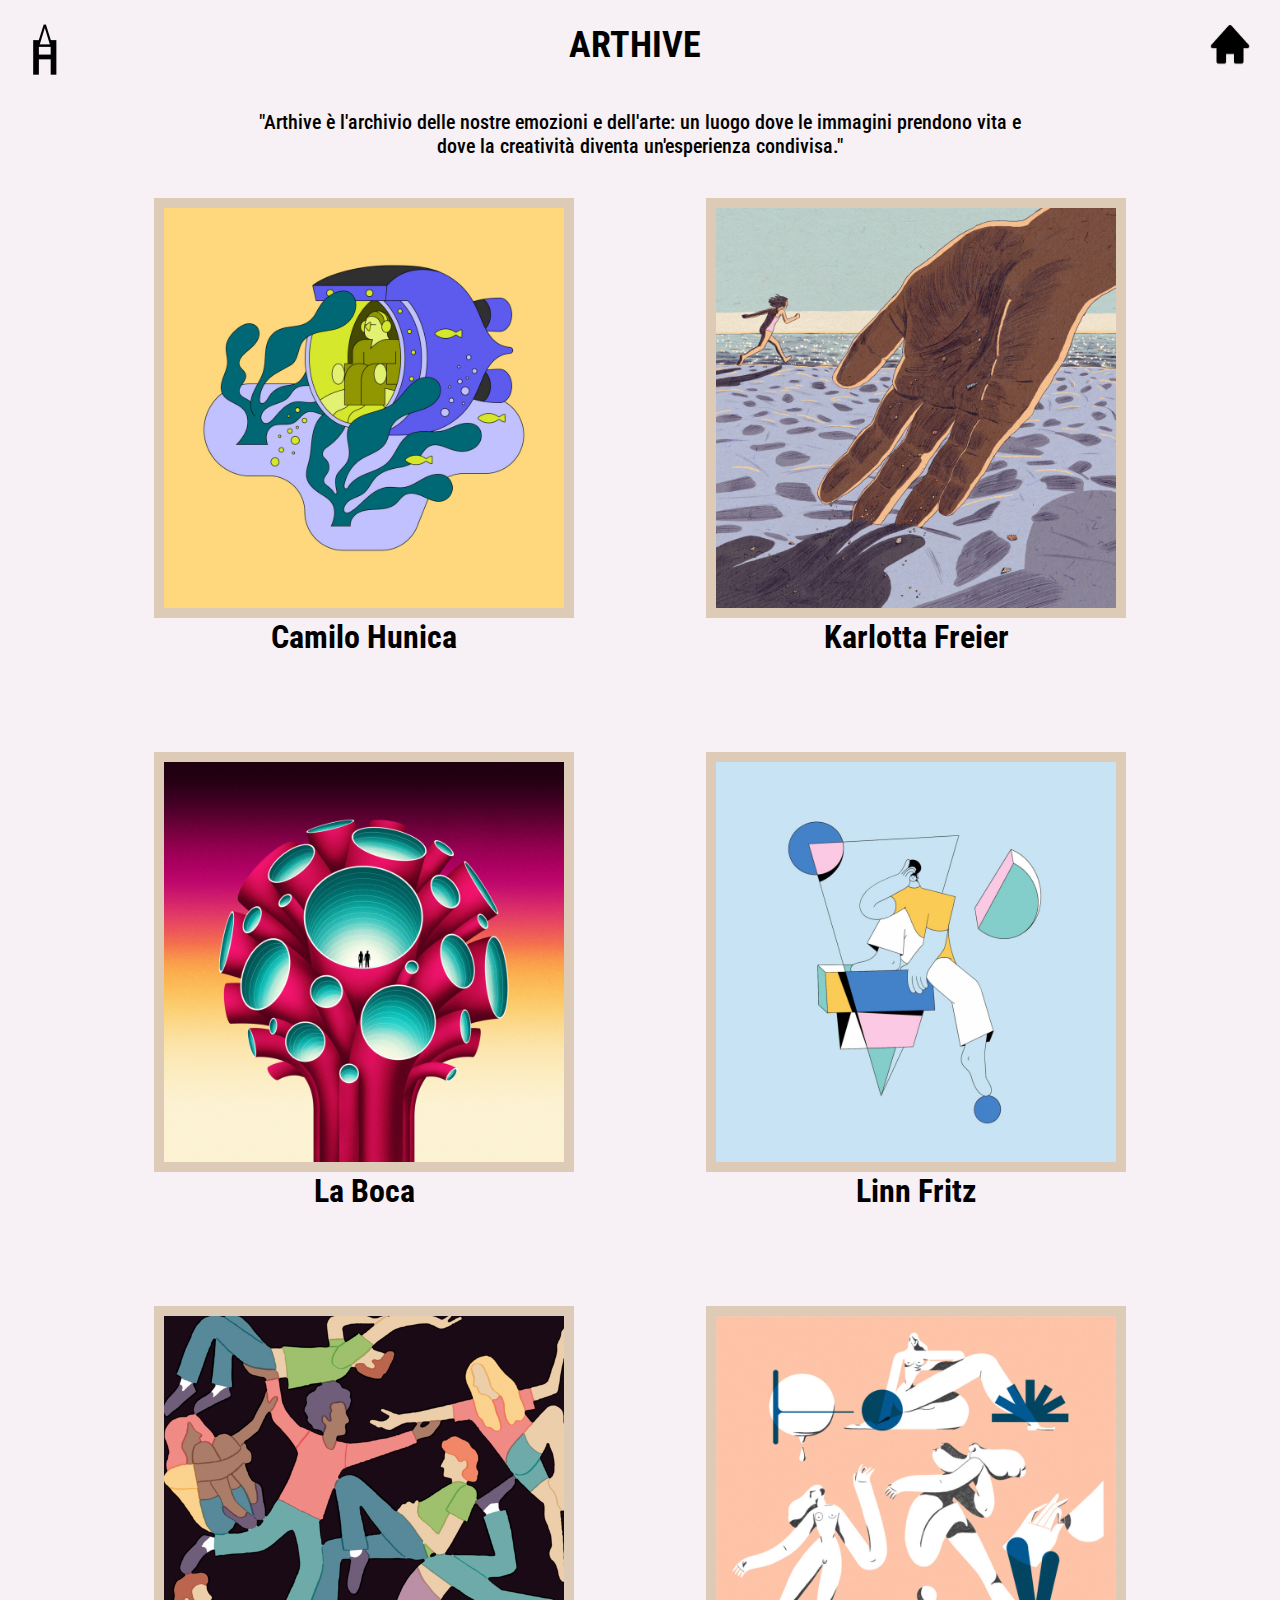
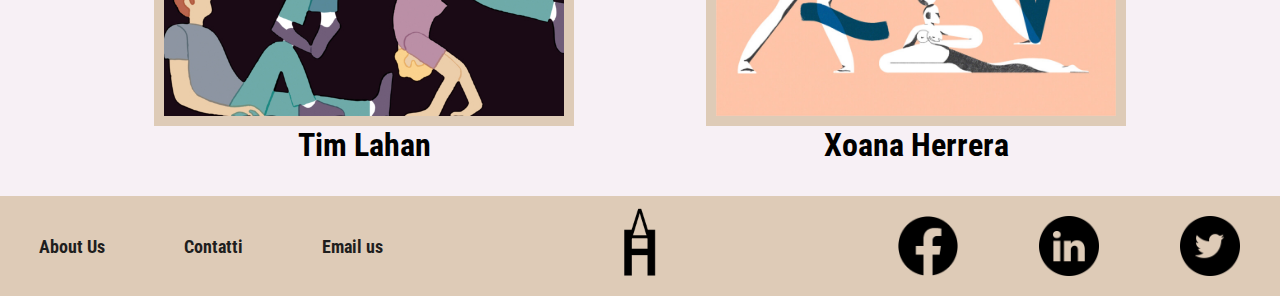
<file: index.html>
<!DOCTYPE html>
<html lang="en">
<head>
    <meta charset="UTF-8">
    <meta http-equiv="X-UA-Compatible" content="IE=edge">
    <meta name="viewport" content="width=device-width, initial-scale=1.0">
    <link rel="stylesheet" href="style.css">
    <link rel="preconnect" href="https://fonts.googleapis.com">
    <link rel="preconnect" href="https://fonts.gstatic.com" crossorigin>
    <link href="https://fonts.googleapis.com/css2?family=Roboto+Condensed:wght@300;400;700&display=swap" rel="stylesheet">
    
    <title>ArtHive</title>

</head>
<body>
    <header>
      <div class="nav-bar"> 
        <img class="logo" src="./img/logo.png" alt="logo">
        <h1>ARTHIVE</h1>
        <img href="./index.html" class="menu" src="./img/menu.png" alt="menu">
    </div>
    </header>
    <section class="title">
        <h3> "Arthive è l'archivio delle nostre emozioni e dell'arte: un luogo dove le immagini prendono vita e dove la creatività diventa un'esperienza condivisa."</h3>
    </section>
    <main>
        <div class="container">

        <div class="card">
            <img class="img-card" src="./img/Camilo Hunica/Camilo_Huinca_home.jpg" alt="Camilo Hunica illustration">
            <a href="./artisti/camilohunica.html"><p>Camilo Hunica</p></a>
        </div>

        <div class="card">
            <img class="img-card" src="./img/karlotta freier/Karlotta_Freier_home.jpg" alt="karlotta freier illustration">
            <a href="./artisti/karlottafreier.html"><p>Karlotta Freier</p></a>
        </div>

        <div class="card">
            <img class="img-card" src="./img/la boca/La_Boca_DNA_home.jpg" alt="La Boca illustration">
           <a href="./artisti/laboca.html"><p>La Boca</p></a>
        </div>

        <div class="card">
            <img class="img-card" src="./img/linn fritz/Linn_Fritz_home.jpg" alt="Linn Fritz illustration">
              <a href="./artisti/linnfritz.html"><p>Linn Fritz</p></a>  
        </div>

            <div class="card">
                <img class="img-card" src="./img/Tim Lahan/Tim-Lahan_home.jpg" alt="Tim Lahan illustration">
                <a href="./artisti/timlahan.html"><p>Tim Lahan</p></a>
            </div>

            <div class="card">
                <img class="img-card" src="./img/xoana herrera/AP_Xoana_Herrera_home.jpg" alt="Xoana Herrera illustration">
                <a href="./artisti/xoanaherrera.html"><p>Xoana Herrera</p></a>
            </div>
        </div>
    </main>
    <footer>
        <div class="about">
            <a href="./aboutus.html">About Us</a>
            <a>Contatti</a>
            <a>Email us</a>
        </div>
        <img src="./img/logo.png" alt="logo">
        <div class="icon">
            <img class="logo-social" src="./img/social/facebook.png" alt="facebook">
            <img class="logo-social" src="./img/social/linkedin.png" alt="linkedin">
            <img class="logo-social" src="./img/social/twitter.png" alt="twitter">    
        </div>
    </footer>
</body>
</html>
</file>
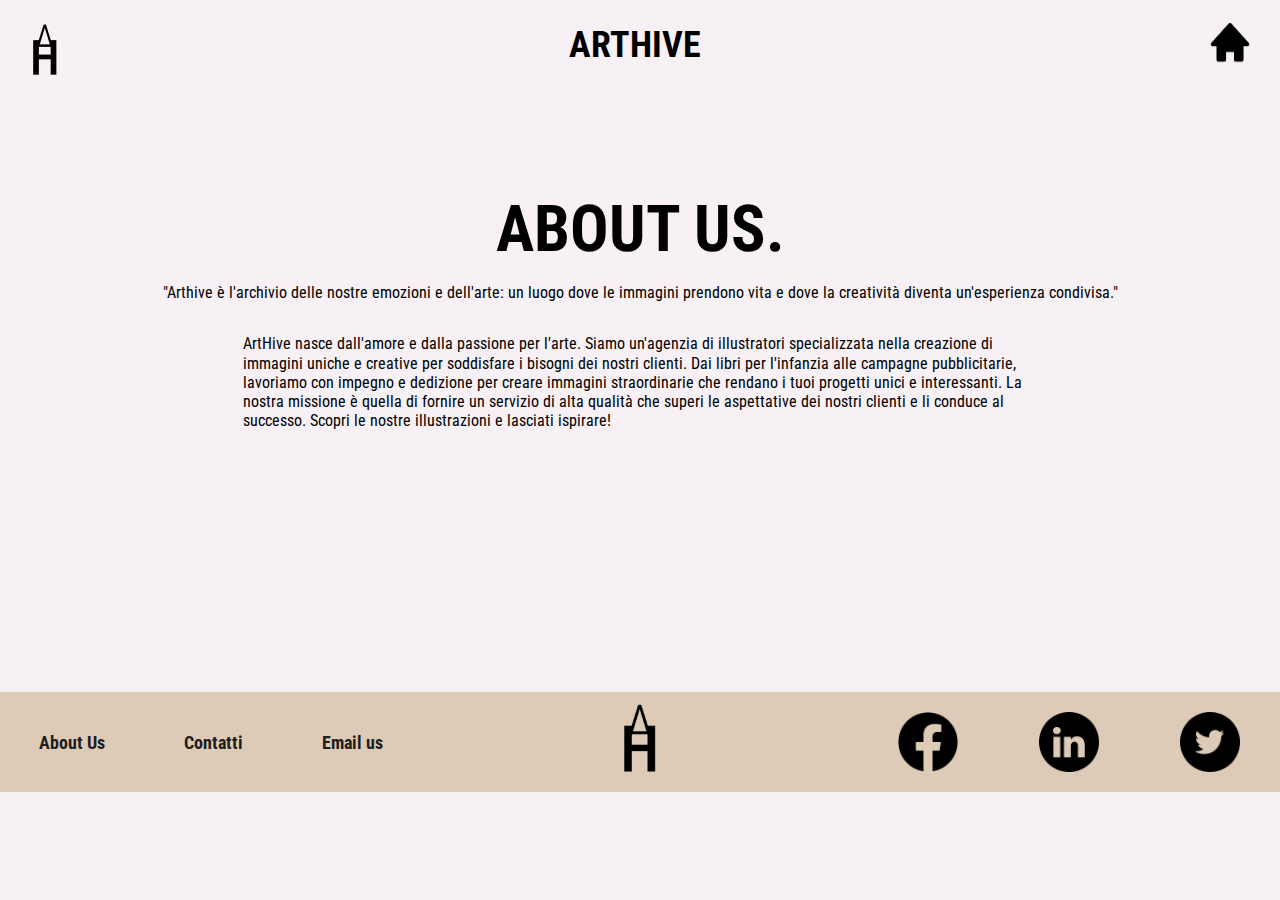
<file: aboutus.html>
<!DOCTYPE html>
<html lang="en">
<head>
    <meta charset="UTF-8">
    <meta http-equiv="X-UA-Compatible" content="IE=edge">
    <meta name="viewport" content="width=device-width, initial-scale=1.0">
    <link rel="stylesheet" href="style.css">
    <link rel="preconnect" href="https://fonts.googleapis.com">
    <link rel="preconnect" href="https://fonts.gstatic.com" crossorigin>
    <link href="https://fonts.googleapis.com/css2?family=Roboto+Condensed:wght@300;400;700&display=swap" rel="stylesheet">
    
    <title>About us</title>

</head>
<body>
    <header>
      <div class="nav-bar"> 
        <img class="logo" src="./img/logo.png" alt="logo">
        <h1>ARTHIVE</h1>
        <a href="./index.html"><img class="menu" src="./img/menu.png" alt="menu"></a>
    </div>
    </header>
    <main class="about-us">
      <h1>ABOUT US.</h1>
      <p>"Arthive è l'archivio delle nostre emozioni e dell'arte: un luogo dove le immagini prendono vita e dove la creatività diventa un'esperienza condivisa."</p>
      <p class="info">ArtHive nasce dall'amore e dalla passione per l'arte. Siamo un'agenzia di illustratori specializzata nella creazione di immagini uniche e creative per soddisfare i bisogni dei nostri clienti. Dai libri per l'infanzia alle campagne pubblicitarie, lavoriamo con impegno e dedizione per creare immagini straordinarie che rendano i tuoi progetti unici e interessanti. La nostra missione è quella di fornire un servizio di alta qualità che superi le aspettative dei nostri clienti e li conduce al successo. Scopri le nostre illustrazioni e lasciati ispirare!</p>
    </main>
    
    <footer>
      <div class="about">
          <a href="">About Us</a>
          <a>Contatti</a>
          <a>Email us</a>
      </div>
      <img src="./img/logo.png" alt="logo">
      <div class="icon">
          <img class="logo-social" src="./img/social/facebook.png" alt="facebook">
          <img class="logo-social" src="./img/social/linkedin.png" alt="linkedin">
          <img class="logo-social" src="./img/social/twitter.png" alt="twitter">    
      </div>
  </footer>
      
</body>
</file>
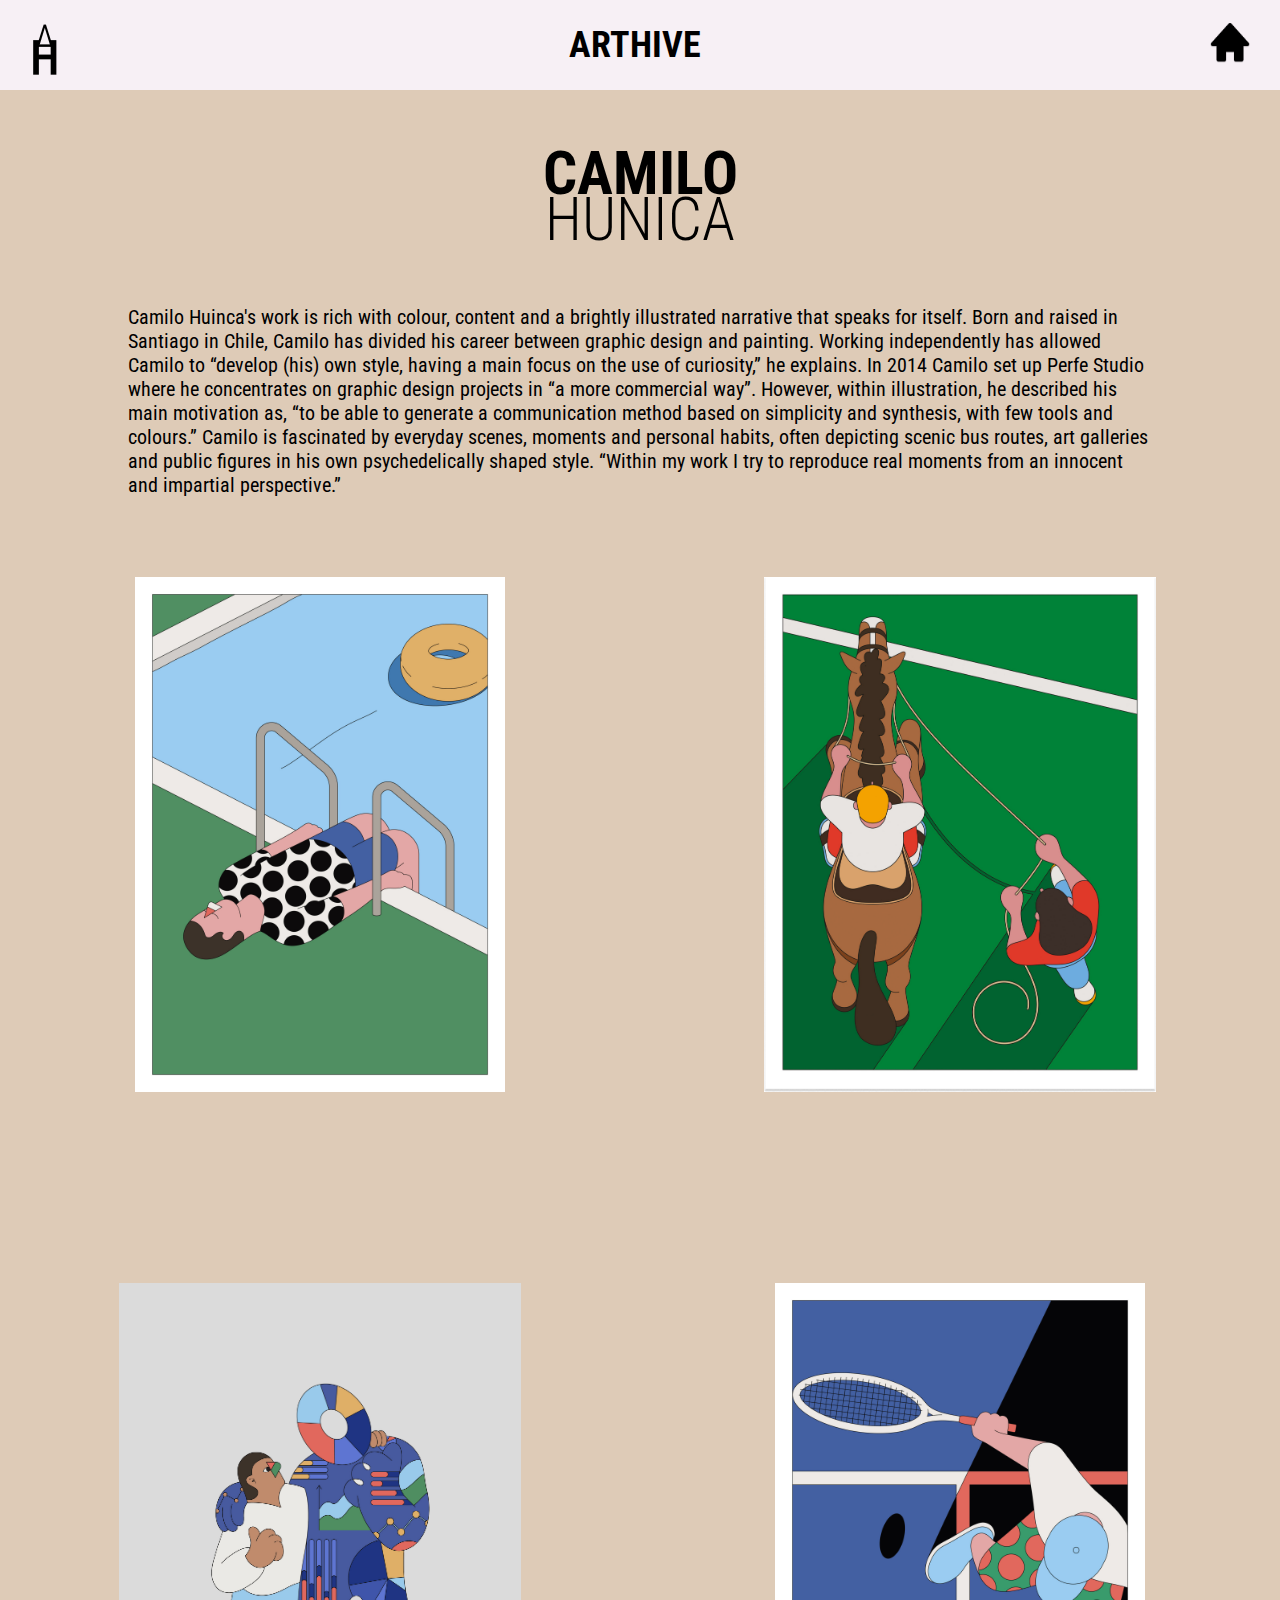
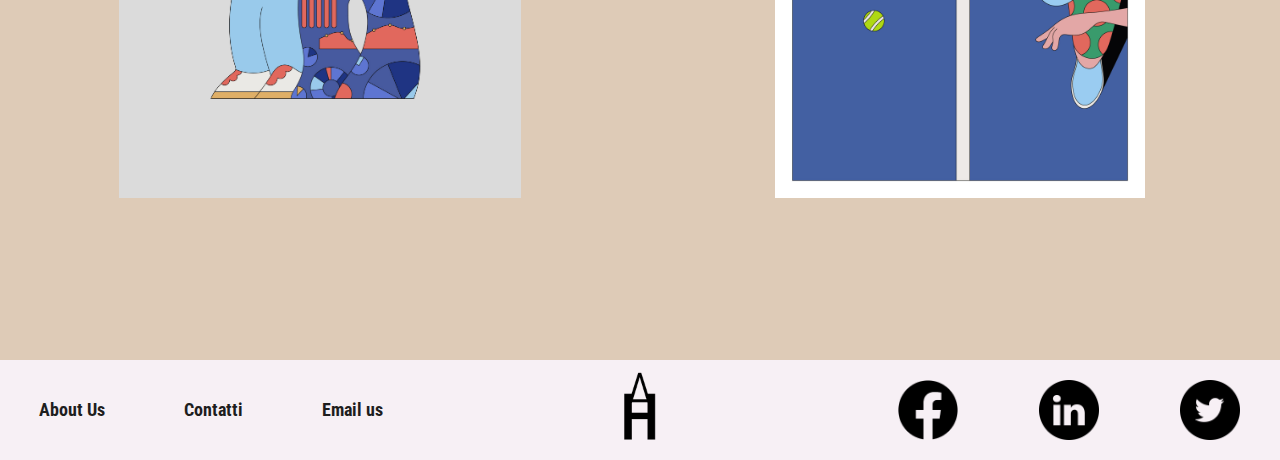
<file: artisti/camilohunica.html>
<!DOCTYPE html>
<html lang="en">
<head>
    <meta charset="UTF-8">
    <meta http-equiv="X-UA-Compatible" content="IE=edge">
    <meta name="viewport" content="width=device-width, initial-scale=1.0">
    <title>Camilo Hunica</title>
    <link rel="stylesheet" href="style_artisti.css">
    <link rel="preconnect" href="https://fonts.googleapis.com">
    <link rel="preconnect" href="https://fonts.gstatic.com" crossorigin>
    <link href="https://fonts.googleapis.com/css2?family=Roboto+Condensed:wght@300;400;700&display=swap" rel="stylesheet">
    
</head>
<body>
    <header>
        <div class="nav-bar"> 
          <img class="logo" src="../img/logo.png" alt="logo">
          <h1>ARTHIVE</h1>
          <a href="../index.html"><img class="menu" src="../img/menu.png" alt="menu"></a>
      </div>
      </header>
      <main>
        <h1>CAMILO</h1>
        <h2>HUNICA</h2>
        <p>Camilo Huinca's work is rich with colour, content and a brightly illustrated narrative that speaks for itself. Born and raised in Santiago in Chile, Camilo has divided his career between graphic design and painting. Working independently has allowed Camilo to “develop (his) own style, having a main focus on the use of curiosity,” he explains. In 2014 Camilo set up Perfe Studio where he concentrates on graphic design projects in “a more commercial way”. However, within illustration, he described his main motivation as, “to be able to generate a communication method based on simplicity and synthesis, with few tools and colours.”    Camilo is fascinated by everyday scenes, moments and personal habits, often depicting scenic bus routes, art galleries and public figures in his own psychedelically shaped style. “Within my work I try to reproduce real moments from an innocent and impartial perspective.”</p>
    <div class="grid"> 
        <img src="../img/Camilo Hunica/AP_Camilo_Huinca_Tired-Swimmer_2x-scaled.jpg" alt="">
        <img src="../img/Camilo Hunica/AP_Camilo_Huinca_THE-NEW-YORKER_2x-scaled (1).jpg" alt="">
        <img src="../img/Camilo Hunica/AP_Camilo_Huinca_The-Atlantic-03_2x.jpg" alt="">
        <img src="../img/Camilo Hunica/AP_Camilo_Huinca_Match-Point_2x-scaled.jpg" alt="">
    </div>  
    </main>
      <footer>
        <div class="about">
            <a href="../aboutus.html">About Us</a>
            <a>Contatti</a>
            <a>Email us</a>
        </div>
        <img src="../img/logo.png" alt="logo">
        <div class="icon">
            <img class="logo-social" src="../img/social/facebook.png" alt="facebook">
            <img class="logo-social" src="../img/social/linkedin.png" alt="linkedin">
            <img class="logo-social" src="../img/social/twitter.png" alt="twitter">    
        </div>
    </footer>
</body>
</html>
</file>
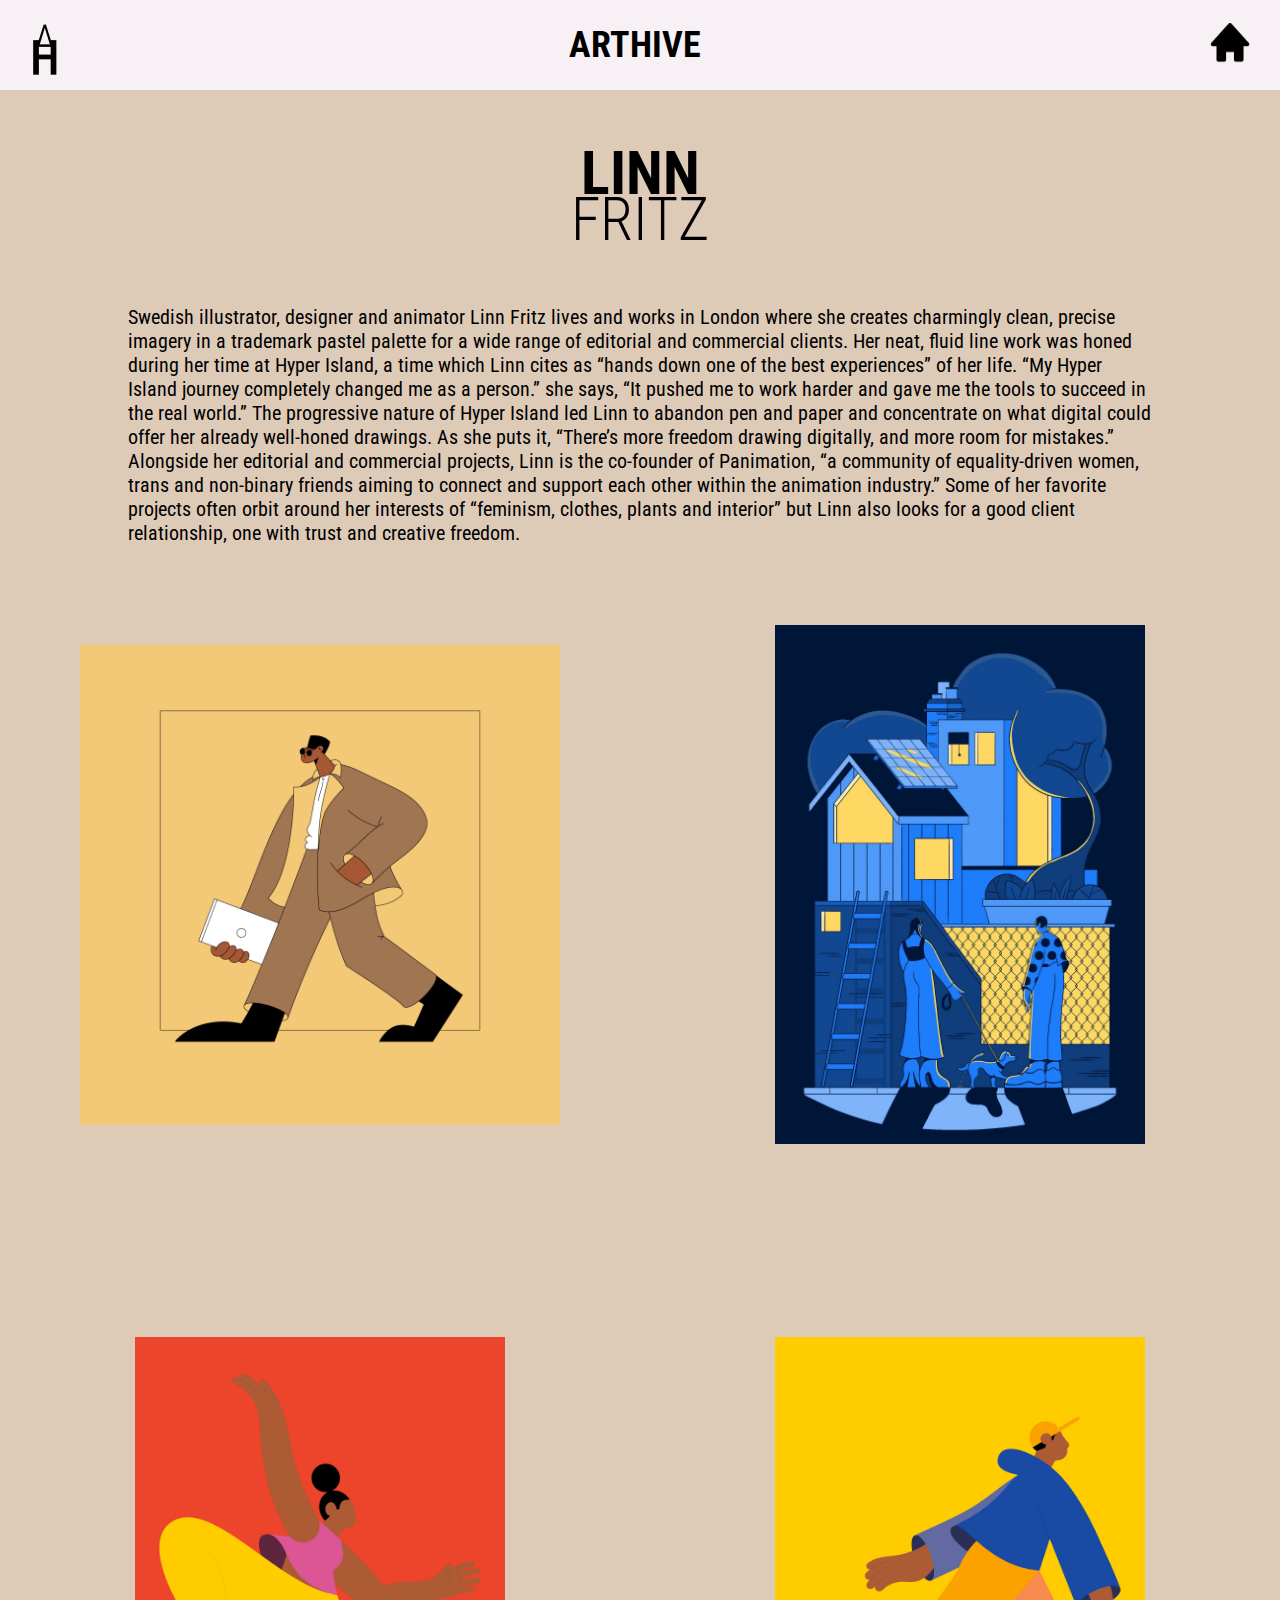
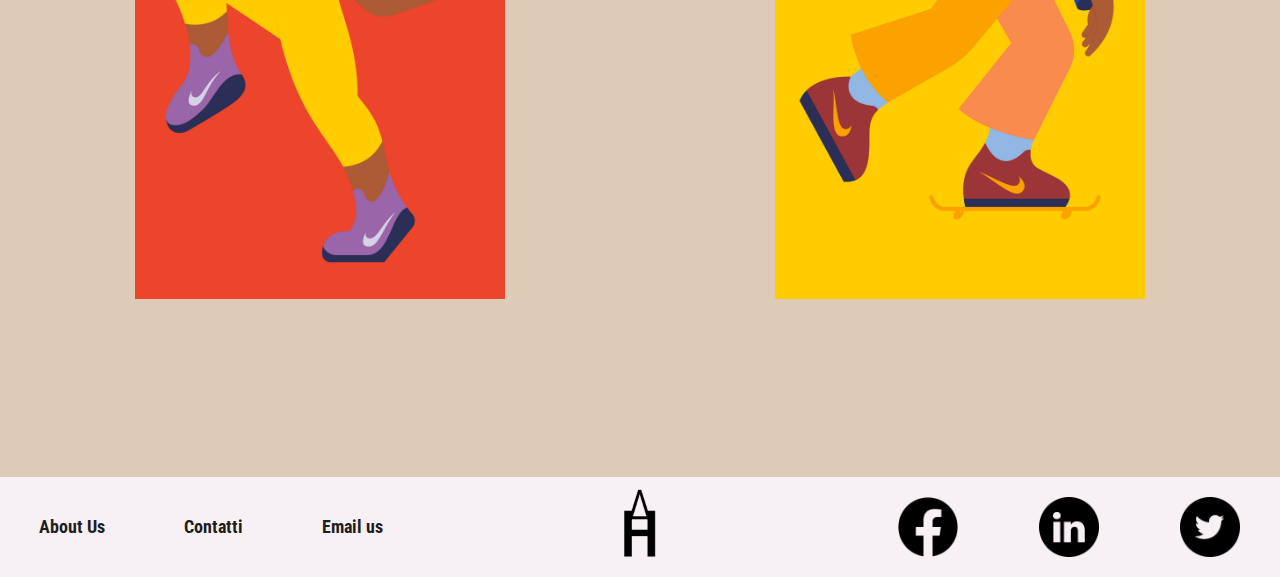
<file: artisti/linnfritz.html>
<!DOCTYPE html>
<html lang="en">
<head>
    <meta charset="UTF-8">
    <meta http-equiv="X-UA-Compatible" content="IE=edge">
    <meta name="viewport" content="width=device-width, initial-scale=1.0">
    <title>Linn Fritz</title>
    <link rel="stylesheet" href="style_artisti.css">
    <link rel="preconnect" href="https://fonts.googleapis.com">
    <link rel="preconnect" href="https://fonts.gstatic.com" crossorigin>
    <link href="https://fonts.googleapis.com/css2?family=Roboto+Condensed:wght@300;400;700&display=swap" rel="stylesheet">
    
</head>
<body>
    <header>
        <div class="nav-bar"> 
          <img class="logo" src="../img/logo.png" alt="logo">
          <h1>ARTHIVE</h1>
          <a href="../index.html"><img class="menu" src="../img/menu.png" alt="menu"></a>
      </div>
      </header>
      <main>
        <h1>LINN</h1>
        <h2>FRITZ</h2>
        <p>Swedish illustrator, designer and animator Linn Fritz lives and works in London where she creates charmingly clean, precise imagery in a trademark pastel palette for a wide range of editorial and commercial clients. Her neat, fluid line work was honed during her time at Hyper Island, a time which Linn cites as “hands down one of the best experiences” of her life. “My Hyper Island journey completely changed me as a person.” she says, “It pushed me to work harder and gave me the tools to succeed in the real world.” The progressive nature of Hyper Island led Linn to abandon pen and paper and concentrate on what digital could offer her already well-honed drawings. As she puts it, “There’s more freedom drawing digitally, and more room for mistakes.” Alongside her editorial and commercial projects, Linn is the co-founder of Panimation, “a community of equality-driven women, trans and non-binary friends aiming to connect and support each other within the animation industry.” Some of her favorite projects often orbit around her interests of “feminism, clothes, plants and interior” but Linn also looks for a good client relationship, one with trust and creative freedom.</p>
    <div class="grid"> 
        <img src="../img/linn fritz/AP_Linn_Fritz_Dude_2x.jpg" alt="">
        <img src="../img/linn fritz/AP_Linn_Fritz_Feeling-Blue_2x.jpg" alt="">
        <img src="../img/linn fritz/AP_Linn_Fritz_North_Live_LF2_2x-scaled.png" alt="">
        <img src="../img/linn fritz/AP_Linn_Fritz_North_Live_LF3_2x-scaled.jpg" alt="">
    </div>  
    </main>
      <footer>
        <div class="about">
            <a href="../aboutus.html">About Us</a>
            <a>Contatti</a>
            <a>Email us</a>
        </div>
        <img src="../img/logo.png" alt="logo">
        <div class="icon">
            <img class="logo-social" src="../img/social/facebook.png" alt="facebook">
            <img class="logo-social" src="../img/social/linkedin.png" alt="linkedin">
            <img class="logo-social" src="../img/social/twitter.png" alt="twitter">    
        </div>
    </footer>
</body>
</html>
</file>
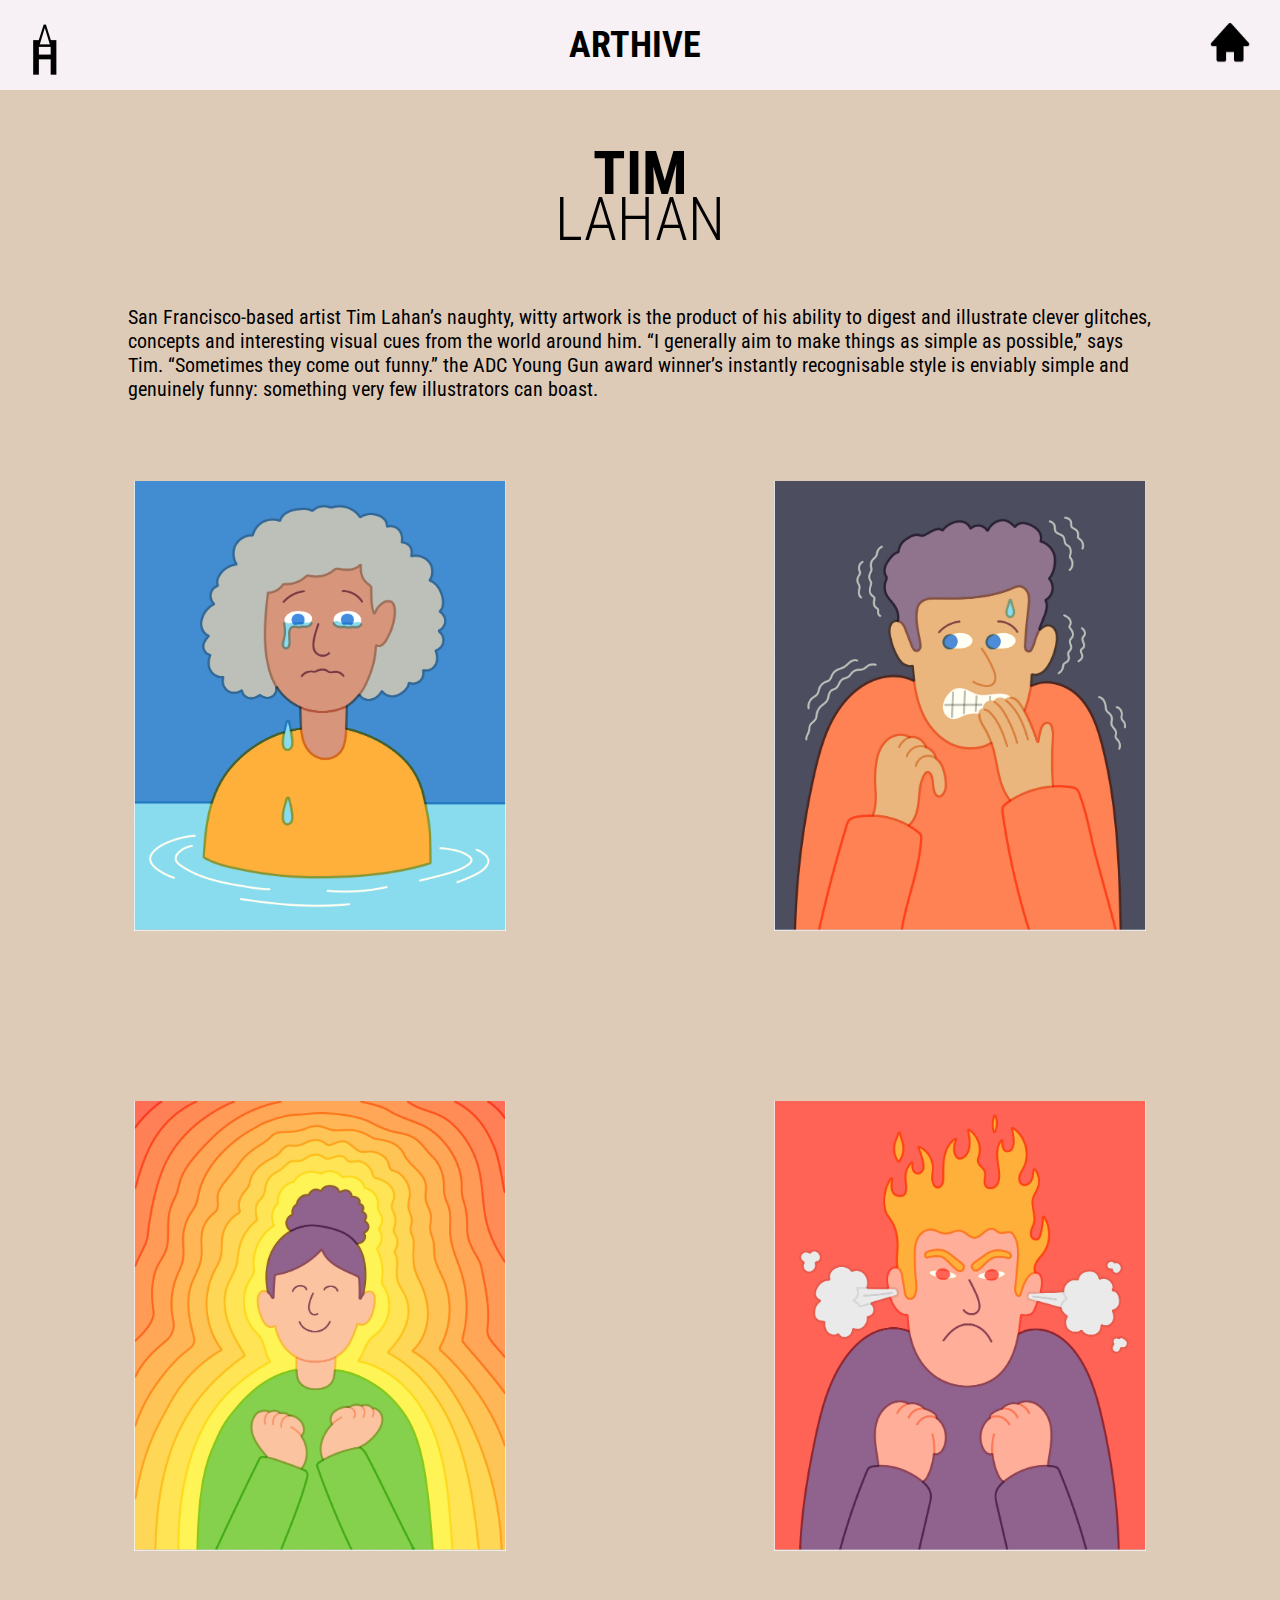
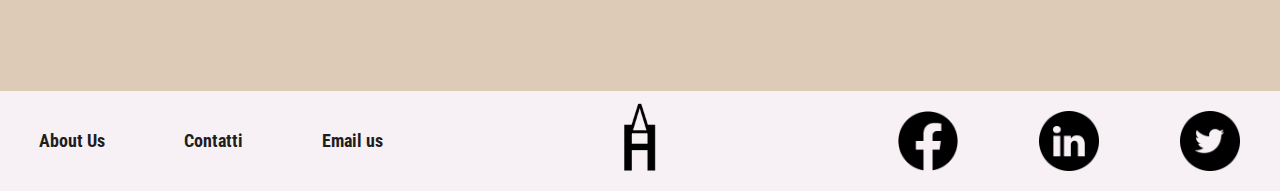
<file: artisti/timlahan.html>
<!DOCTYPE html>
<html lang="en">
<head>
    <meta charset="UTF-8">
    <meta http-equiv="X-UA-Compatible" content="IE=edge">
    <meta name="viewport" content="width=device-width, initial-scale=1.0">
    <title>Tim Lahan</title>
    <link rel="stylesheet" href="style_artisti.css">
    <link rel="preconnect" href="https://fonts.googleapis.com">
    <link rel="preconnect" href="https://fonts.gstatic.com" crossorigin>
    <link href="https://fonts.googleapis.com/css2?family=Roboto+Condensed:wght@300;400;700&display=swap" rel="stylesheet">
    
</head>
<body>
    <header>
        <div class="nav-bar"> 
          <img class="logo" src="../img/logo.png" alt="logo">
          <h1>ARTHIVE</h1>
          <a href="../index.html"><img class="menu" src="../img/menu.png" alt="menu"></a>
      </div>
      </header>
      <main>
        <h1>TIM</h1>
        <h2>LAHAN</h2>
        <p>San Francisco-based artist Tim Lahan’s naughty, witty artwork is the product of his ability to digest and illustrate clever glitches, concepts and interesting visual cues from the world around him. 
            “I generally aim to make things as simple as possible,” says Tim. “Sometimes they come out funny.”  the ADC Young Gun award winner’s instantly recognisable style is enviably simple and genuinely funny: something very few illustrators can boast.</p>
    <div class="grid"> 
        <img src="../img/Tim Lahan/AP_Tim_Lahan_emotions_1_2x.jpg" alt="">
        <img src="../img/Tim Lahan/AP_Tim_Lahan_emotions_2_2x.jpg" alt="">
        <img src="../img/Tim Lahan/AP_Tim_Lahan_emotions_3_2x.jpg" alt="">
        <img src="../img/Tim Lahan/AP_Tim_Lahan_emotions_4_2x.jpg" alt="">
    </div>  
    </main>
      <footer>
        <div class="about">
            <a href="../aboutus.html">About Us</a>
            <a>Contatti</a>
            <a>Email us</a>
        </div>
        <img src="../img/logo.png" alt="logo">
        <div class="icon">
            <img class="logo-social" src="../img/social/facebook.png" alt="facebook">
            <img class="logo-social" src="../img/social/linkedin.png" alt="linkedin">
            <img class="logo-social" src="../img/social/twitter.png" alt="twitter">    
        </div>
    </footer>
</body>
</html>
</file>
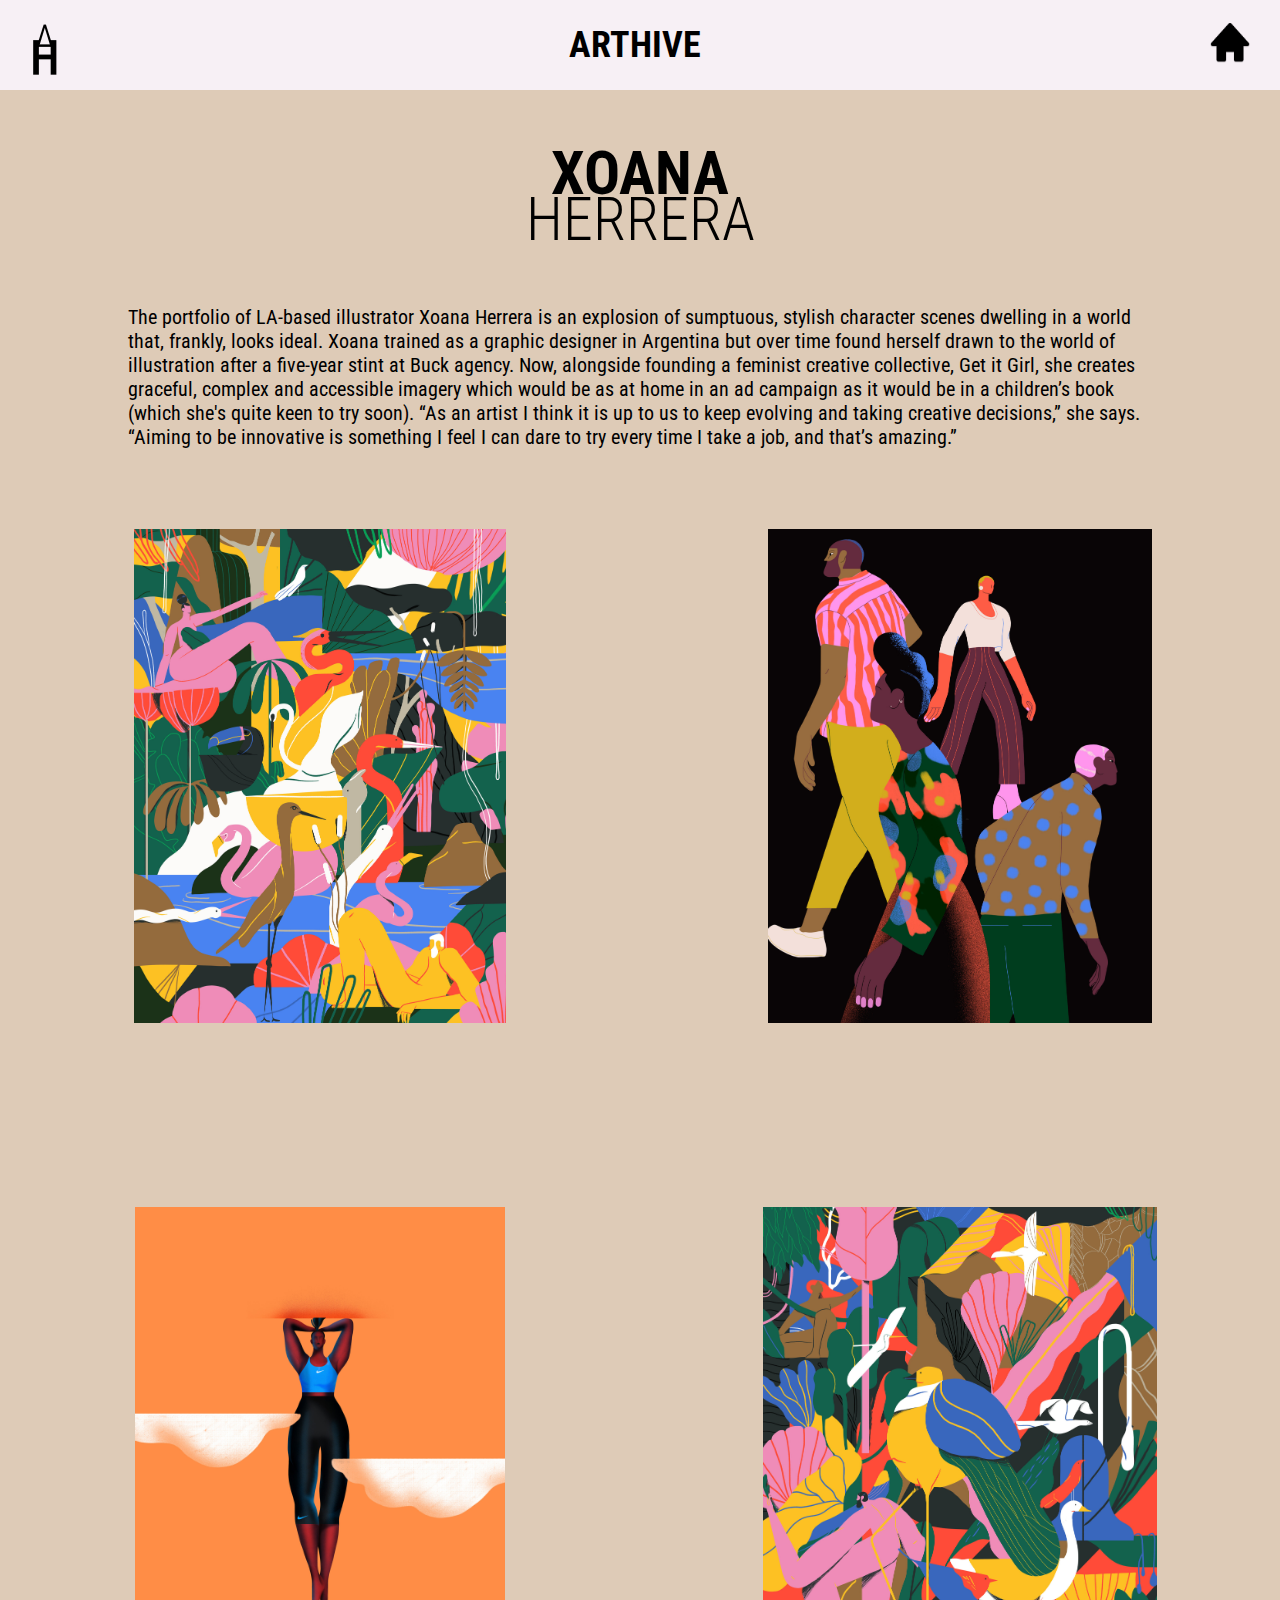
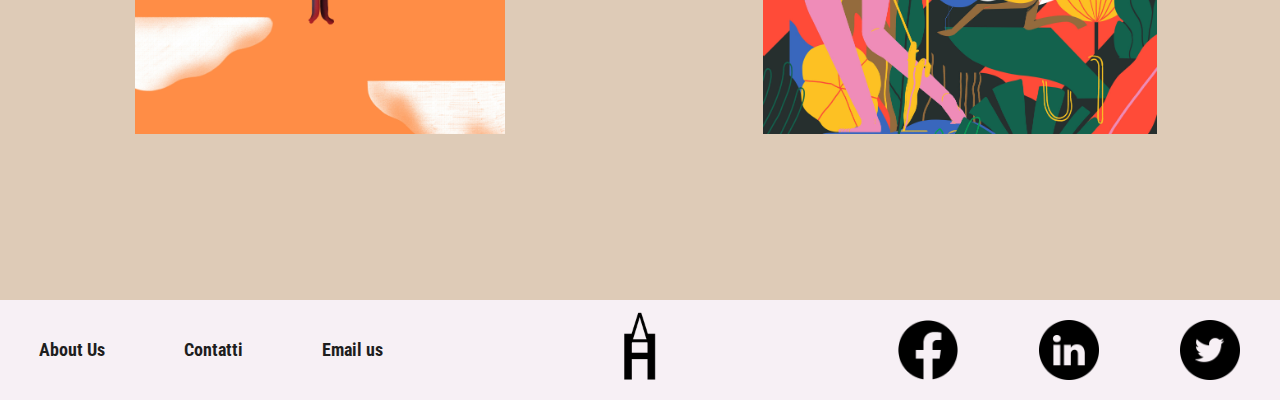
<file: artisti/xoanaherrera.html>
<!DOCTYPE html>
<html lang="en">
<head>
    <meta charset="UTF-8">
    <meta http-equiv="X-UA-Compatible" content="IE=edge">
    <meta name="viewport" content="width=device-width, initial-scale=1.0">
    <title>Xoana Herrera</title>
    <link rel="stylesheet" href="style_artisti.css">
    <link rel="preconnect" href="https://fonts.googleapis.com">
    <link rel="preconnect" href="https://fonts.gstatic.com" crossorigin>
    <link href="https://fonts.googleapis.com/css2?family=Roboto+Condensed:wght@300;400;700&display=swap" rel="stylesheet">
    
</head>
<body>
    <header>
        <div class="nav-bar"> 
          <img class="logo" src="../img/logo.png" alt="logo">
          <h1>ARTHIVE</h1>
          <a href="../index.html"><img class="menu" src="../img/menu.png" alt="menu"></a>
      </div>
      </header>
      <main>
        <h1>XOANA</h1>
        <h2>HERRERA</h2>
        <p>The portfolio of LA-based illustrator Xoana Herrera is an explosion of sumptuous, stylish character scenes dwelling in a world that, frankly, looks ideal. Xoana trained as a graphic designer in Argentina but over time found herself drawn to the world of illustration after a five-year stint at Buck agency. Now, alongside founding a feminist creative collective, Get it Girl, she creates graceful, complex and accessible imagery which would be as at home in an ad campaign as it would be in a children’s book (which she's quite keen to try soon). “As an artist I think it is up to us to keep evolving and taking creative decisions,” she says. “Aiming to be innovative is something I feel I can dare to try every time I take a job, and that’s amazing.”</p>
    <div class="grid"> 
        <img src="../img/xoana herrera/AP_Xoana_Herrera_Aves_2x-scaled (1).png" alt="">
        <img src="../img/xoana herrera/AP_Xoana_Herrera_GCR_1_2x-scaled.jpg" alt="">
        <img src="../img/xoana herrera/AP_Xoana_Herrera_Nike_2x-scaled.jpg" alt="">
        <img src="../img/xoana herrera/AP_Xoana_Herrera_Pajaro_2x-scaled.jpg" alt="">
    </div>  
    </main>
      <footer>
        <div class="about">
            <a href="../aboutus.html">About Us</a>
            <a>Contatti</a>
            <a>Email us</a>
        </div>
        <img src="../img/logo.png" alt="logo">
        <div class="icon">
            <img class="logo-social" src="../img/social/facebook.png" alt="facebook">
            <img class="logo-social" src="../img/social/linkedin.png" alt="linkedin">
            <img class="logo-social" src="../img/social/twitter.png" alt="twitter">    
        </div>
    </footer>
</body>
</html>
</file>
<file: style.css>
@media (max-width: 590px){
    .about {
        flex-direction: column;
    }
    .logo-social{
        height: 30px;
    }

    .about-us{
        margin-bottom: 74px;
    }
}

body{
    margin: 0 0 0 0;
    background-color:#F7F0F5;
}
.nav-bar{
  display: flex;
  background-color:#F7F0F5;
  justify-content: space-between;
  align-items: center;
  padding-right: 30px;
  padding-left:30px;
  }

  .nav-bar h1{
   font-family: roboto condensed;
    font-weight: bold;
    text-align:center;
    
    font-size: 36px;
}

.logo{
    height: 60px;
}

.menu{
    height: 40px;
  
}

.title h3{
    font-family: roboto condensed;
    text-align: center;
    max-width: 1300px;
    margin-left: 20%;
    margin-right: 20%;
    font-weight: 500;
    font-size: 20px;
    line-height: 1.2;
}

.container{
    display: grid;
    max-width: 1300px;
    grid-template-columns: repeat(auto-fit, minmax(300px, 1fr));
    justify-items: center;
    column-gap: 5rem;
    row-gap: 4rem;
    padding-left: 10%;
    padding-right: 10%;
    margin-top: 40px;
}

.img-card{
    height: 100%;
    width: 100%;
    object-fit: contain;
    border: 10px solid #DECBB7;

}

.card{
    display: flex;
    max-width: 400px;
    flex-direction: column;
    align-items: center;
}

.card p{
    font-family: roboto condensed;
    font-weight: bold;
    font-size: 32px;
    text-decoration: none;
    margin-left: auto;
    margin-right: auto;
    margin-top: 0px;
}

.card a {
    text-decoration: none;
    color: black;
}

.card a:hover {
    color: rgb(123, 123, 123);
    text-decoration: none;
}

footer{
    display: flex;
    height: 100px;
    justify-content: space-between;
    background-color:#DECBB7 ;
    max-width: 100%;
    border: 0;
}

footer img{
    height: 80px;
}

footer .about{
    display: flex;
    justify-content: space-around;
    align-items: center;
    width: 33%;
}

.about a {
    font-family: roboto condensed;
    font-weight: 700;
    font-size: 18px;
    text-decoration: none;
    color: #1E1E1E ;
}

footer .icon{
    display: flex;
    justify-content: space-around;
    align-items: center;
    width: 33%;
}
.logo-social{
    height: 60px;
}

.about-us{
    height: 500px;
}

.about-us h1{
    text-align: center;
    margin-top: 102px;
    font-family: roboto condensed;
    font-size: 64px;
    margin-bottom: 0px;
}

.about-us p {
    text-align: center;
    font-family: roboto condensed;
    line-height: 1.2;
    margin-top: 16px;
}

.about-us .info {
    text-align: left;
    line-height: 1.2;
    max-width: 62%;
    margin-top: 32px;
    margin-right: auto;
    margin-left: auto;
}
</file>
<file: artisti/style_artisti.css>
@media (max-width: 590px){
    .about {
        flex-direction: column;
    }
    .logo-social{
        height: 30px;
    }
}

body{
    margin: 0 0 0 0;
    background-color: #DECBB7;
}

h1, h2, p, a {
    font-family: roboto condensed;
}
.nav-bar{
    background-color:#F7F0F5;
    display: flex;
    justify-content: space-between;
    align-items: center;
    padding-right: 30px;
    padding-left:30px;
  }

  .nav-bar h1{
    font-weight: bold;
    text-align:center;
    font-size: 36px;
}

.logo{
    height: 60px;
}

.menu{
    height: 40px;
  
}

.title{
    font-family: system-ui, -apple-system, BlinkMacSystemFont, 'Segoe UI', Roboto, Oxygen, Ubuntu, Cantarell, 'Open Sans', 'Helvetica Neue', sans-serif;
    font-weight: regular;
    display: flex;
     justify-content: center;
    margin-top: 10px;
}

main h1{
    font-weight: bold;
    font-size: 60px;
    text-align: center;
    margin-bottom: 0;
    margin-top: 48px;
   

}
h2{
    font-weight: 300;
    font-size: 60px;
    text-align: center;
    margin-top: -25px;
    
}

p{
    text-align: left;
    max-width: 1200px;
    margin-left: 10%;
    margin-right: 10%;
    font-size: 20px;
    line-height: 1.2;

}

.grid{
    display: grid;
    grid-template-columns: 1fr 1fr;
    margin-top: 70px;
    justify-items: center;
    align-content: center;
    row-gap: 20px;
    justify-content: space-evenly;
}

.grid img{
    height: 75%;
    width: 75%;
    object-fit: contain;
    border: 10px solid #DECBB7;
}
footer{
    display: flex;
    height: 100px;
    justify-content: space-between;
    background-color:#F7F0F5 ;
    max-width: 100%;
    border: 0;
}

footer img{
    height: 80px;
}

footer .about{
    display: flex;
    justify-content: space-around;
    align-items: center;
    width: 33%;
}

.about a {
    font-weight: 700;
    font-size: 18px;
    text-decoration: none;
    color: #1E1E1E ;
}
.about a:hover{
    color:  rgb(123, 123, 123);
    text-decoration: none;
}
footer .icon{
    display: flex;
    justify-content: space-around;
    align-items: center;
    width: 33%;
}
.logo-social{
    height: 60%;
}

.about-us{
    height: 440px;
}

.about-us h1{
    text-align: center;
    margin-top: 102px;
    font-size: 64px;
    margin-bottom: 0px;
}

.about-us p {
    text-align: center;
    margin-top: 16px;
}

.about-us .info {
    text-align: left;
    max-width: 62%;
    margin-top: 32px;
    margin-right: auto;
    margin-left: auto;
}
</file>
